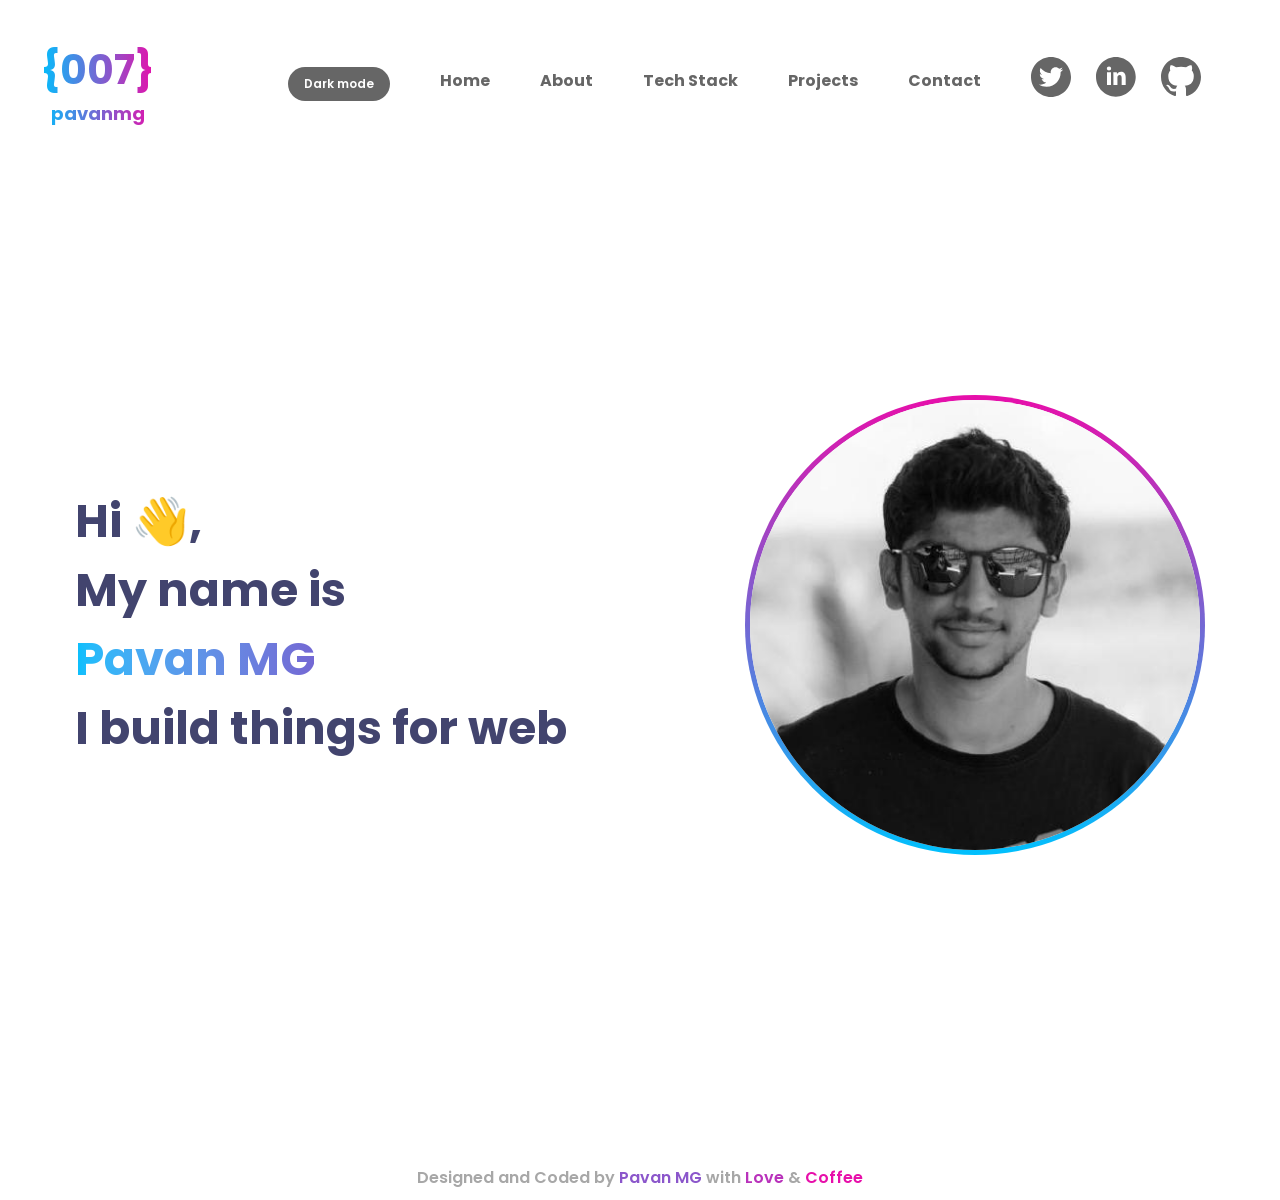
<file: index.html>
<!DOCTYPE html>
<html lang="sv">
<head>
    <meta charset="UTF-8">
    <meta name="viewport" content="width=device-width, initial-scale=1.0">
    <title>u01</title>
    <link rel="stylesheet" href="./css/base.css">
    <link rel="stylesheet" href="./css/index.css">
</head>
<body>
    <header>
        <a class="main-logo" href="./index.html">
            <p class="main-logo-007">{007}</p>
            <p class="main-logo-name">pavanmg</p>
        </a>
        <button class="theme-toggle">Dark mode</button>
        <details class="mobile-menu">
            <summary>
                <img src="./assets/more.png" alt="Menu">
            </summary>

            <nav>
                <ul class="page-links">
                    <li><a href="./index.html">Home</a></li>
                    <li><a href="./about.html">About</a></li>
                    <li><a href="./tech.html">Tech Stack</a></li>
                    <li><a href="./projects.html">Projects</a></li>
                    <li><a href="./contact.html">Contact</a></li>
                </ul>

                <ul class="logo-links">
                    <li><a href="#"><img src="./assets/Vector-6.svg" alt="twitter logo"></a></li>
                    <li><a href="#"><img src="./assets/Vector-7.svg" alt="linkedin logo"></a></li>
                    <li><a href="#"><img src="./assets/Vector-8.svg" alt="github logo"></a></li>
                </ul>
            </nav>
        </details>
    </header>

    <nav class="desktop-nav">
        <ul class="page-links">
            <li><a href="./index.html">Home</a></li>
            <li><a href="./about.html">About</a></li>
            <li><a href="./tech.html">Tech Stack</a></li>
            <li><a href="./projects.html">Projects</a></li>
            <li><a href="./contact.html">Contact</a></li>
        </ul>
        <ul class="logo-links">
            <li><a href="#"><img src="./assets/Vector-6.svg" alt="twitter logo"></a></li>
            <li><a href="#"><img src="./assets/Vector-7.svg" alt="linkedin logo"></a></li>
            <li><a href="#"><img src="./assets/Vector-8.svg" alt="github logo"></a></li>
        </ul>
    </nav>
    
    <main>
        <h1 class="index-h1">Hi 👋, <br>
            My name is <br>
            <strong>Pavan MG</strong> <br>
            I build things for web</h1>

        <img src="./assets/3e249d4a68ef7bac9b2e7b78919f0e2b2b6995bc.jpg" alt="person">
    </main>

    <footer>
        <p>
            Designed and Coded by 
            <span class="name-footer">Pavan MG</span> with
            <span class="love">Love</span> &amp;
            <span class="coffee">Coffee</span>
        </p>
    </footer>
    <script src="./js/theme.js"></script>
</body>
</html>
</file>
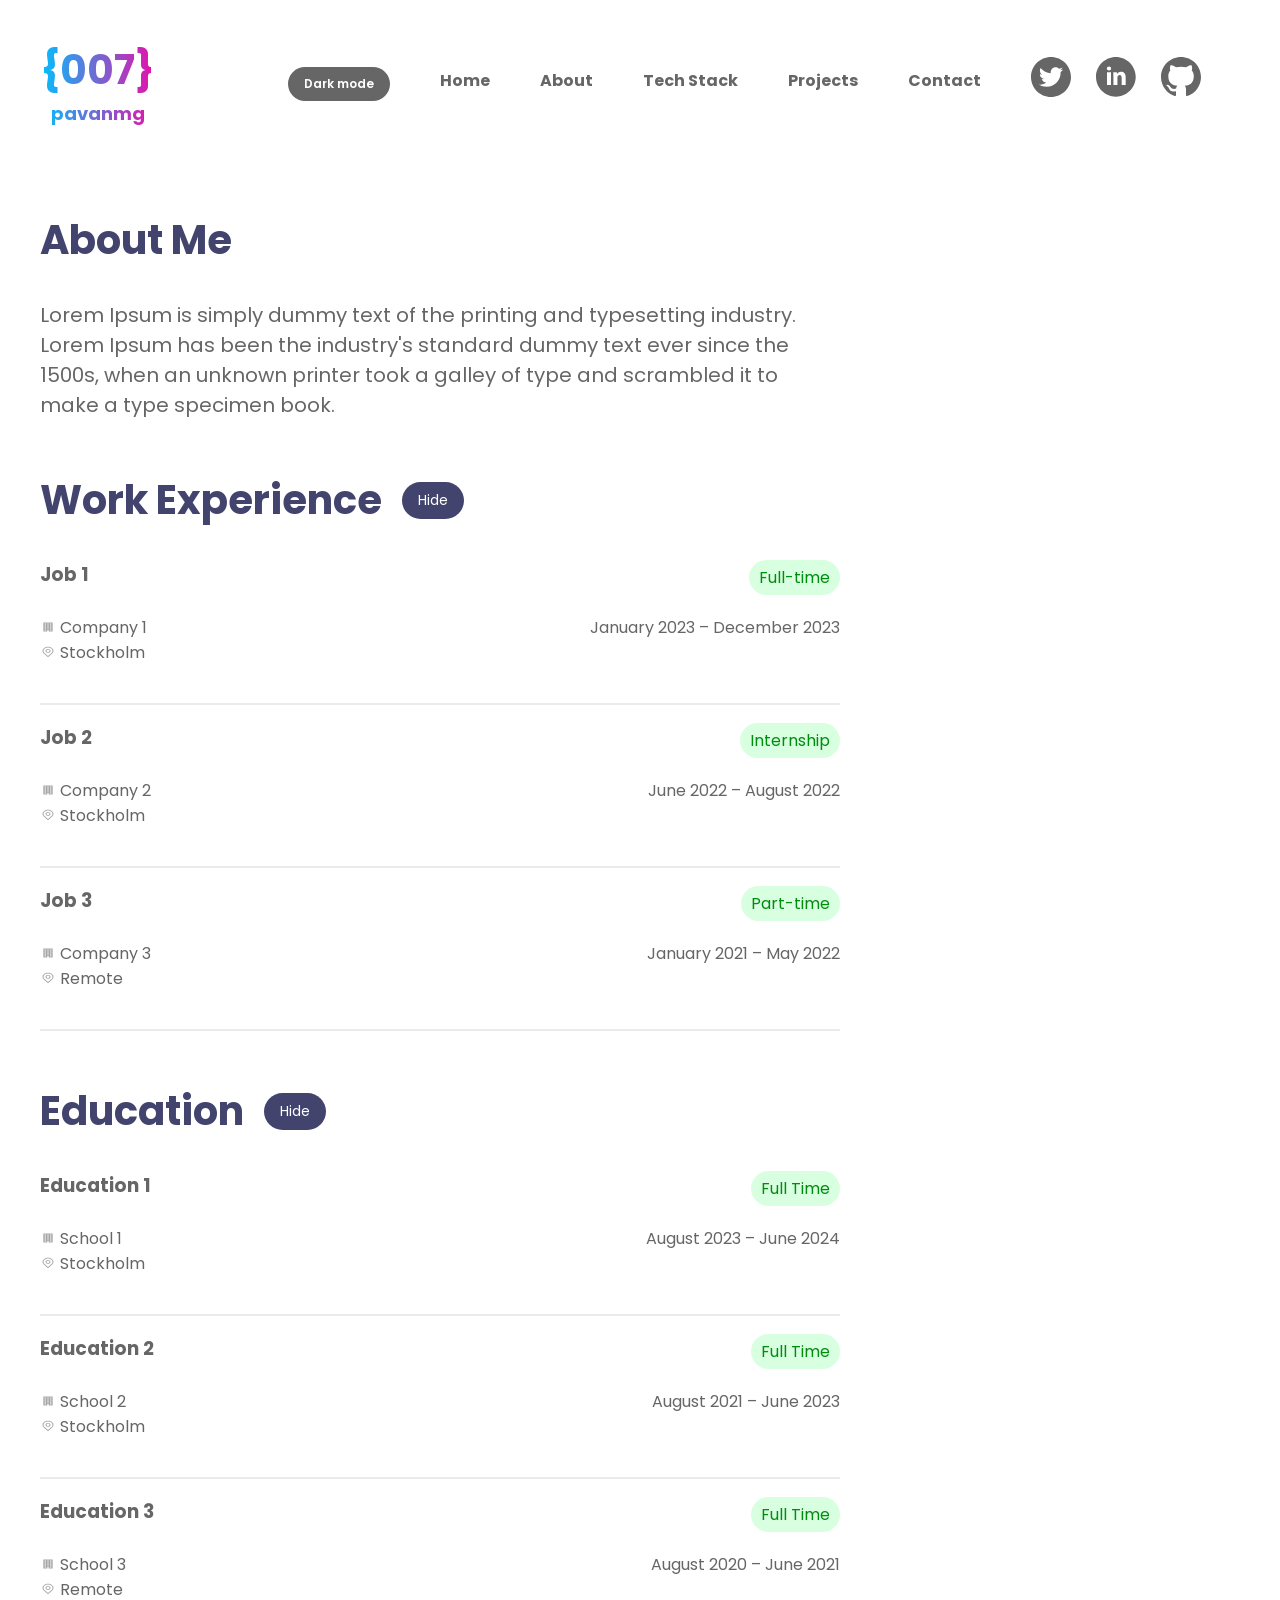
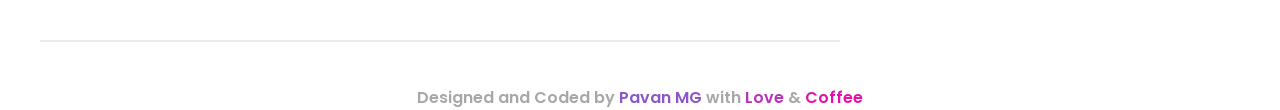
<file: about.html>
<!DOCTYPE html>
<html lang="sv">
<head>
    <meta charset="UTF-8">
    <meta name="viewport" content="width=device-width, initial-scale=1.0">
    <title>u01</title>
    <link rel="stylesheet" href="./css/base.css">
    <link rel="stylesheet" href="./css/about.css">
    <script defer src="./js/about.js"></script>
</head>
<body>
    <header>
        <a class="main-logo" href="./index.html">
            <p class="main-logo-007">{007}</p>
            <p class="main-logo-name">pavanmg</p>
        </a>
        <button class="theme-toggle">Dark mode</button>
        <details class="mobile-menu">
            <summary>
                <img src="./assets/more.png" alt="Menu">
            </summary>

            <nav>
                <ul class="page-links">
                    <li><a href="./index.html">Home</a></li>
                    <li><a href="./about.html">About</a></li>
                    <li><a href="./tech.html">Tech Stack</a></li>
                    <li><a href="./projects.html">Projects</a></li>
                    <li><a href="./contact.html">Contact</a></li>
                </ul>

                <ul class="logo-links">
                    <li><a href="#"><img src="./assets/Vector-6.svg" alt="twitter logo"></a></li>
                    <li><a href="#"><img src="./assets/Vector-7.svg" alt="linkedin logo"></a></li>
                    <li><a href="#"><img src="./assets/Vector-8.svg" alt="github logo"></a></li>
                </ul>
            </nav>
        </details>
    </header>

    <nav class="desktop-nav">
        <ul class="page-links">
            <li><a href="./index.html">Home</a></li>
            <li><a href="./about.html">About</a></li>
            <li><a href="./tech.html">Tech Stack</a></li>
            <li><a href="./projects.html">Projects</a></li>
            <li><a href="./contact.html">Contact</a></li>
        </ul>
        <ul class="logo-links">
            <li><a href="#"><img src="./assets/Vector-6.svg" alt="twitter logo"></a></li>
            <li><a href="#"><img src="./assets/Vector-7.svg" alt="linkedin logo"></a></li>
            <li><a href="#"><img src="./assets/Vector-8.svg" alt="github logo"></a></li>
        </ul>
    </nav>

    <main>
        <section class="introduction">
            <h1>About Me</h1>

            <p>
                Lorem Ipsum is simply dummy text of the printing and
                typesetting industry. Lorem Ipsum has been the industry's
                standard dummy text ever since the 1500s, when an unknown
                printer took a galley of type and scrambled it to make a type
                specimen book.
            </p>
        </section>
        
        <section class="work-experience">
            <div class="section-header">
                <h2>Work Experience</h2>
                <button class="toggle-btn">Hide</button>
            </div> 
            <article class="experience-item">
                <div class="experience-header">
                    <h3>Frontend Web Developer</h3>

                    <p class="experience-type">Full Time</p>
                </div>

                <div class="details">
                    <div class="company">
                        <span><img src="./assets/mdi_office-building.svg" alt="building icon"> Company Name here</span>
                        <p>Sep 2021 – Dec 2021</p>
                    </div>

                    <div class="location">
                        <span><img src="./assets/carbon_location.svg" alt="location icon"> Bengaluru</span>
                    </div>
                </div>
            </article>

            <article class="experience-item">
                <div class="experience-header">
                    <h3>Internship</h3>

                    <p class="experience-type">Internship</p>
                </div>

                <div class="details">
                    <div class="company">
                        <span><img src="./assets/mdi_office-building.svg" alt="building icon"> Company Name here</span>
                        <p>Sep 2021 – Dec 2021</p>
                    </div>

                    <div class="location">
                        <span><img src="./assets/carbon_location.svg" alt="location icon"> Bengaluru</span>
                    </div>
                </div>
            </article>

            <article class="experience-item">
                <div class="experience-header">
                    <h3>Internship</h3>

                    <p class="experience-type">Internship</p>
                </div>

                <div class="details">

                    <div class="company">
                        <span><img src="./assets/mdi_office-building.svg" alt="building icon"> Company Name here</span>
                        <p>Sep 2021 – Dec 2021</p>
                    </div>

                    <div class="location">
                        <span><img src="./assets/carbon_location.svg" alt="location icon"> Bengaluru</span>
                    </div>
                </div>
            </article>
        </section>

        <section class="education">
            <div class="section-header">
                <h2>Education</h2>
                <button class="toggle-btn">Hide</button>
            </div>
            <article class="education-item">
                <div class="education-header">
                    <h3>Frontend Development</h3>

                    <p class="experience-type">Full Time</p>
                </div>

                <div class="details">
                    <div class="institution">
                        <span><img src="./assets/mdi_office-building.svg" alt="building icon"> Udemy, YouTube, Google, Medium</span>
                        <p>Jan 2022 – Present</p>
                    </div>

                    <div class="location">
                        <span><img src="./assets/carbon_location.svg" alt="location icon"> Online</span>
                    </div>
                </div>
            </article>

            <article class="education-item">

                <div class="education-header">
                    <h3>Bachelor in Electronics &amp; Communication</h3>

                    <p class="experience-type">Full Time</p>
                </div>

                <div class="details">

                    <div class="institution">
                        <span><img src="./assets/mdi_office-building.svg" alt="building icon"> Your College Name here</span>
                        <p>Aug 2020 – Present</p>
                    </div>

                    <div class="location">
                        <span><img src="./assets/carbon_location.svg" alt="location icon"> Bengaluru</span>
                    </div>
                </div>
            </article>

            <article class="education-item">

                <div class="education-header">
                    <h3>Bachelor in Electronics &amp; Communication</h3>

                    <p class="experience-type">Full Time</p>
                </div>

                <div class="details">

                    <div class="institution">
                        <span><img src="./assets/mdi_office-building.svg" alt="building icon"> Your College Name here</span>
                        <p>Aug 2020 – Present</p>
                    </div>

                    <div class="location">
                        <span><img src="./assets/carbon_location.svg" alt="location icon"> Bengaluru</span>
                    </div>
                </div>
            </article>
        </section>
    </main>

    <footer>
        <p>
            Designed and Coded by 
            <span class="name-footer">Pavan MG</span> with
            <span class="love">Love</span> &amp;
            <span class="coffee">Coffee</span>
        </p>
    </footer>
    <script src="./js/theme.js"></script>
</body>
</html>
</file>
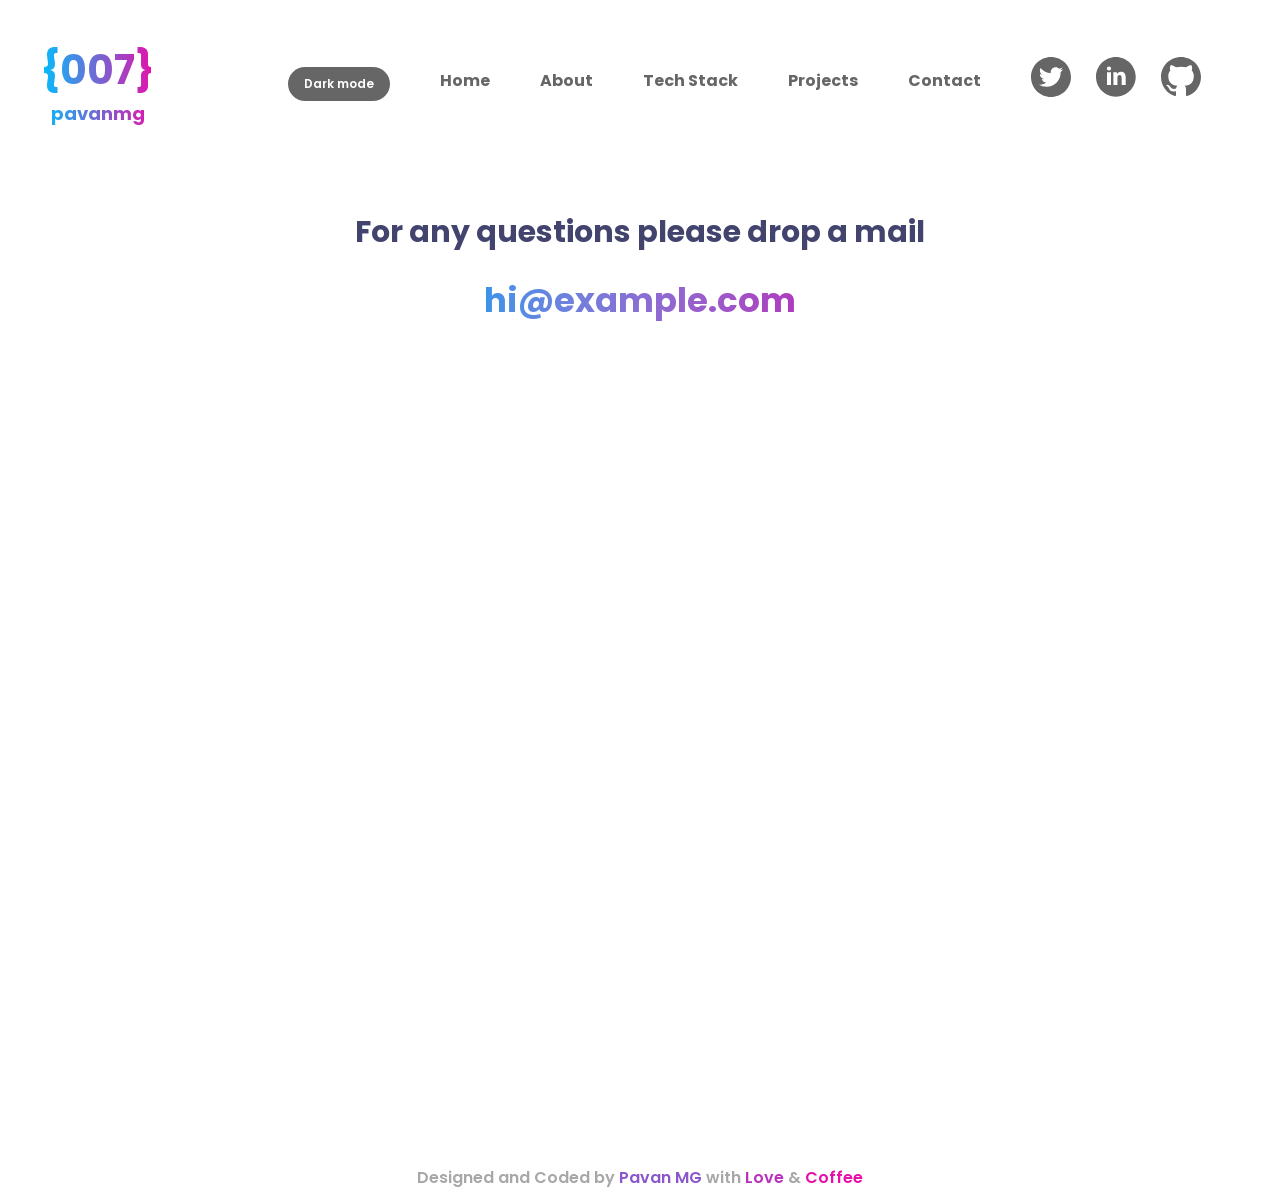
<file: contact.html>
<!DOCTYPE html>
<html lang="sv">
<head>
    <meta charset="UTF-8">
    <meta name="viewport" content="width=device-width, initial-scale=1.0">
    <title>u01</title>
    <link rel="stylesheet" href="./css/base.css">
    <link rel="stylesheet" href="./css/contact.css">
</head>
<body>
    <header>
        <a class="main-logo" href="./index.html">
            <p class="main-logo-007">{007}</p>
            <p class="main-logo-name">pavanmg</p>
        </a>
        <button class="theme-toggle">Dark mode</button>
        <details class="mobile-menu">
            <summary>
                <img src="./assets/more.png" alt="Menu">
            </summary>

            <nav>
                <ul class="page-links">
                    <li><a href="./index.html">Home</a></li>
                    <li><a href="./about.html">About</a></li>
                    <li><a href="./tech.html">Tech Stack</a></li>
                    <li><a href="./projects.html">Projects</a></li>
                    <li><a href="./contact.html">Contact</a></li>
                </ul>

                <ul class="logo-links">
                    <li><a href="#"><img src="./assets/Vector-6.svg" alt="twitter logo"></a></li>
                    <li><a href="#"><img src="./assets/Vector-7.svg" alt="linkedin logo"></a></li>
                    <li><a href="#"><img src="./assets/Vector-8.svg" alt="github logo"></a></li>
                </ul>
            </nav>
        </details>
    </header>

    <nav class="desktop-nav">
        <ul class="page-links">
            <li><a href="./index.html">Home</a></li>
            <li><a href="./about.html">About</a></li>
            <li><a href="./tech.html">Tech Stack</a></li>
            <li><a href="./projects.html">Projects</a></li>
            <li><a href="./contact.html">Contact</a></li>
        </ul>
        <ul class="logo-links">
            <li><a href="#"><img src="./assets/Vector-6.svg" alt="twitter logo"></a></li>
            <li><a href="#"><img src="./assets/Vector-7.svg" alt="linkedin logo"></a></li>
            <li><a href="#"><img src="./assets/Vector-8.svg" alt="github logo"></a></li>
        </ul>
    </nav>

    <main>
        <section>
            <h1>For any questions please drop a mail</h1>

            <div class="contacts">
                <p>hi@example.com</p>
                <span>or</span>
                <p class="phone-number">+91 12345 67890</p>
            </div>
        </section>
    </main>

    <footer>
        <p>
            Designed and Coded by 
            <span class="name-footer">Pavan MG</span> with
            <span class="love">Love</span> &amp;
            <span class="coffee">Coffee</span>
        </p>
    </footer>
    <script src="./js/theme.js"></script>
</body>
</html>
</file>
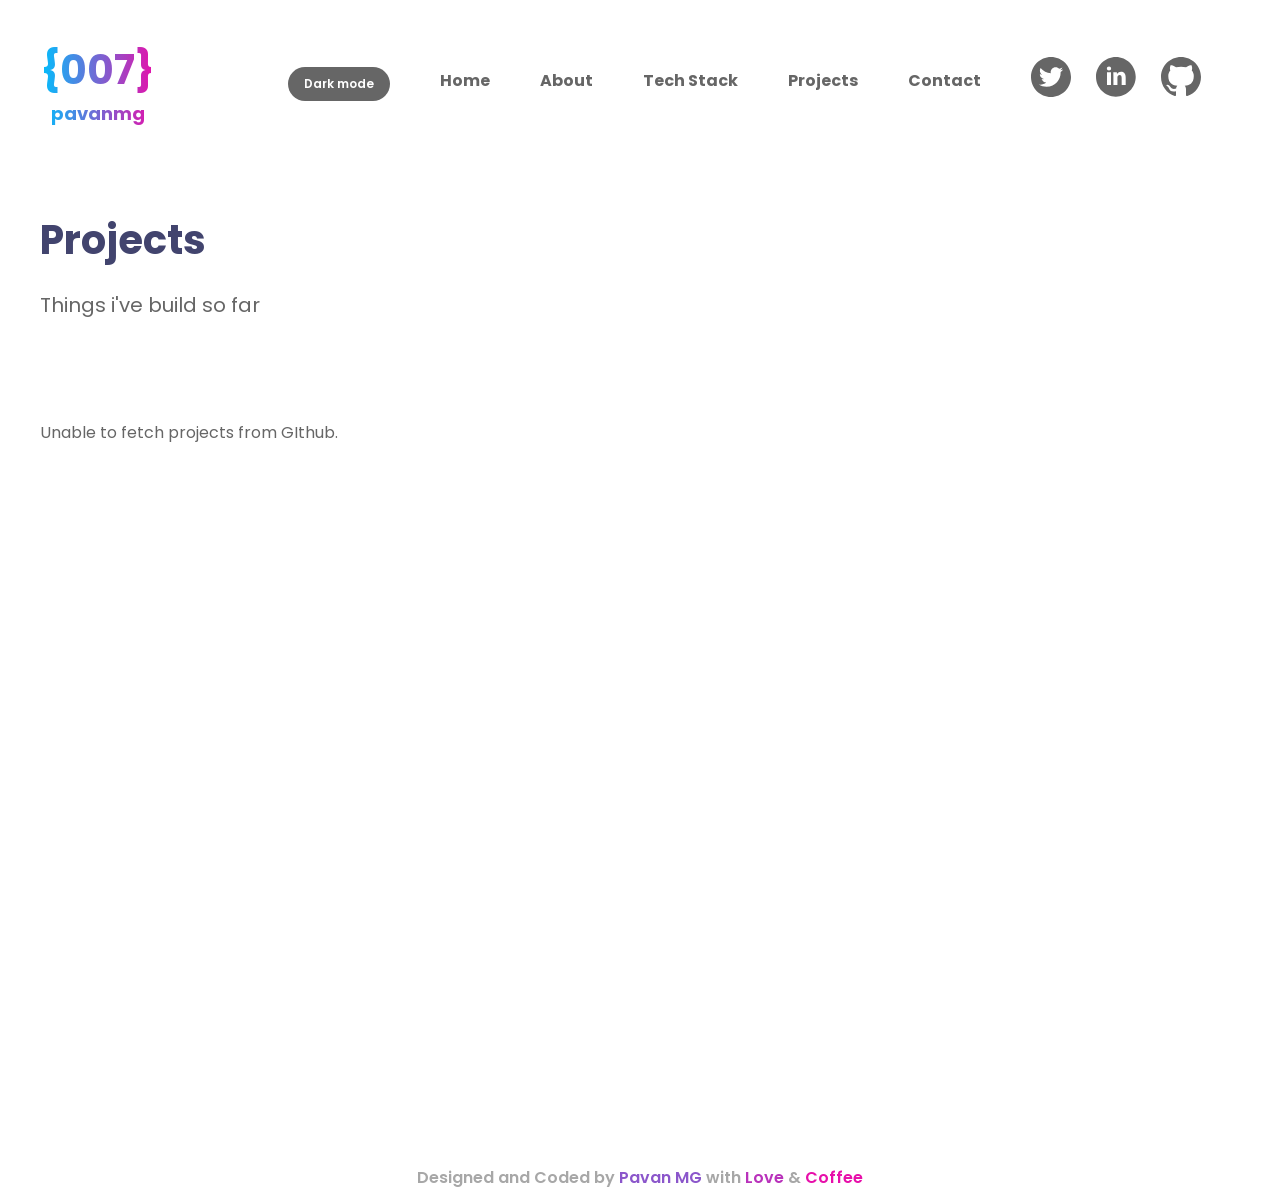
<file: projects.html>
<!doctype html>
<html lang="sv">
  <head>
    <meta charset="UTF-8">
    <meta name="viewport" content="width=device-width, initial-scale=1.0">
    <title>u01</title>
    <link rel="stylesheet" href="./css/base.css">
    <link rel="stylesheet" href="./css/projects.css">
    <script defer src="./js/projects.js"></script>
  </head>
  <body>
    <header>
        <a class="main-logo" href="./index.html">
            <p class="main-logo-007">{007}</p>
            <p class="main-logo-name">pavanmg</p>
        </a>
        <button class="theme-toggle">Dark mode</button>
        <details class="mobile-menu">
            <summary>
                <img src="./assets/more.png" alt="Menu">
            </summary>

            <nav>
                <ul class="page-links">
                    <li><a href="./index.html">Home</a></li>
                    <li><a href="./about.html">About</a></li>
                    <li><a href="./tech.html">Tech Stack</a></li>
                    <li><a href="./projects.html">Projects</a></li>
                    <li><a href="./contact.html">Contact</a></li>
                </ul>

                <ul class="logo-links">
                    <li><a href="#"><img src="./assets/Vector-6.svg" alt="twitter logo"></a></li>
                    <li><a href="#"><img src="./assets/Vector-7.svg" alt="linkedin logo"></a></li>
                    <li><a href="#"><img src="./assets/Vector-8.svg" alt="github logo"></a></li>
                </ul>
            </nav>
        </details>
    </header>

    <nav class="desktop-nav">
        <ul class="page-links">
            <li><a href="./index.html">Home</a></li>
            <li><a href="./about.html">About</a></li>
            <li><a href="./tech.html">Tech Stack</a></li>
            <li><a href="./projects.html">Projects</a></li>
            <li><a href="./contact.html">Contact</a></li>
        </ul>
        <ul class="logo-links">
            <li><a href="#"><img src="./assets/Vector-6.svg" alt="twitter logo"></a></li>
            <li><a href="#"><img src="./assets/Vector-7.svg" alt="linkedin logo"></a></li>
            <li><a href="#"><img src="./assets/Vector-8.svg" alt="github logo"></a></li>
        </ul>
    </nav>
    <main>
      <h1>Projects</h1>
      <p class="title-text">Things i've build so far</p>
      
      <div class="project-list">
        <article class="project-card">
          <img class="project-img" src="./assets/Rectangle-4.png" alt="">
          <div class="project-content">
            <h2>Project Title 1</h2>

            <p>This is sample description random things are here in description This is sample project lorem ipsum generator for dummy content</p>

            <p><strong>Tech Stack : </strong>HTML/CSS, JavaScript</p>

            <div class="project-links">
              <a href="#"><span aria-hidden="true"><img src="./assets/akar-icons_link-chain.svg" alt=""></span>Live Preview</a>
              <a href="#"><span aria-hidden="true"><img src="./assets/akar-icons_github-fill.svg" alt=""></span>View Code</a>
            </div>
          </div>
        </article>
        
        <article class="project-card">
          <img class="project-img" src="./assets/Rectangle-6.png" alt="">
          <div class="project-content">
            <h2>Project Title 1</h2>

            <p>This is sample description random things are here in description This is sample project lorem ipsum generator for dummy content</p>

            <p><strong>Tech Stack : </strong>HTML/CSS, JavaScript</p>

            <div class="project-links">
              <a href="#"><span aria-hidden="true"><img src="./assets/akar-icons_link-chain.svg" alt=""></span>Live Preview</a>
              <a href="#"><span aria-hidden="true"><img src="./assets/akar-icons_github-fill.svg" alt=""></span>View Code</a>
            </div>
          </div>
        </article>

        <article class="project-card">
          <img class="project-img" src="./assets/Rectangle-8.png" alt="">
          <div class="project-content">
            <h2>Project Title 1</h2>

            <p>This is sample description random things are here in description This is sample project lorem ipsum generator for dummy content</p>

            <p><strong>Tech Stack : </strong>HTML/CSS, JavaScript</p>

            <div class="project-links">
              <a href="#"><span aria-hidden="true"><img src="./assets/akar-icons_link-chain.svg" alt=""></span>Live Preview</a>
              <a href="#"><span aria-hidden="true"><img src="./assets/akar-icons_github-fill.svg" alt=""></span>View Code</a>
            </div>
          </div>
        </article>
        <article class="project-card">
          <img class="project-img" src="./assets/Rectangle-12.png" alt="">
          <div class="project-content">
            <h2>Project Title 1</h2>

            <p>This is sample description random things are here in description This is sample project lorem ipsum generator for dummy content</p>

            <p><strong>Tech Stack : </strong>HTML/CSS, JavaScript</p>

            <div class="project-links">
              <a href="#"><span aria-hidden="true"><img src="./assets/akar-icons_link-chain.svg" alt=""></span>Live Preview</a>
              <a href="#"><span aria-hidden="true"><img src="./assets/akar-icons_github-fill.svg" alt=""></span>View Code</a>
            </div>
          </div>
        </article>
        <article class="project-card">
          <img class="project-img" src="./assets/Rectangle-13.png" alt="">
          <div class="project-content">
            <h2>Project Title 1</h2>

            <p>This is sample description random things are here in description This is sample project lorem ipsum generator for dummy content</p>

            <p><strong>Tech Stack : </strong>HTML/CSS, JavaScript</p>

            <div class="project-links">
              <a href="#"><span aria-hidden="true"><img src="./assets/akar-icons_link-chain.svg" alt=""></span>Live Preview</a>
              <a href="#"><span aria-hidden="true"><img src="./assets/akar-icons_github-fill.svg" alt=""></span>View Code</a>
            </div>
          </div>
        </article>
        <article class="project-card">
          <img class="project-img" src="./assets/Rectangle-14.png" alt="">
          <div class="project-content">
            <h2>Project Title 1</h2>

            <p>This is sample description random things are here in description This is sample project lorem ipsum generator for dummy content</p>

            <p><strong>Tech Stack : </strong>HTML/CSS, JavaScript</p>

            <div class="project-links">
              <a href="#"><span aria-hidden="true"><img src="./assets/akar-icons_link-chain.svg" alt=""></span>Live Preview</a>
              <a href="#"><span aria-hidden="true"><img src="./assets/akar-icons_github-fill.svg" alt=""></span>View Code</a>
            </div>
          </div>
        </article>
    </div>
    </main>

    <footer>
        <p>
            Designed and Coded by 
            <span class="name-footer">Pavan MG</span> with
            <span class="love">Love</span> &amp;
            <span class="coffee">Coffee</span>
        </p>
    </footer>
    <script src="./js/theme.js"></script>
  </body>
</html>
</file>
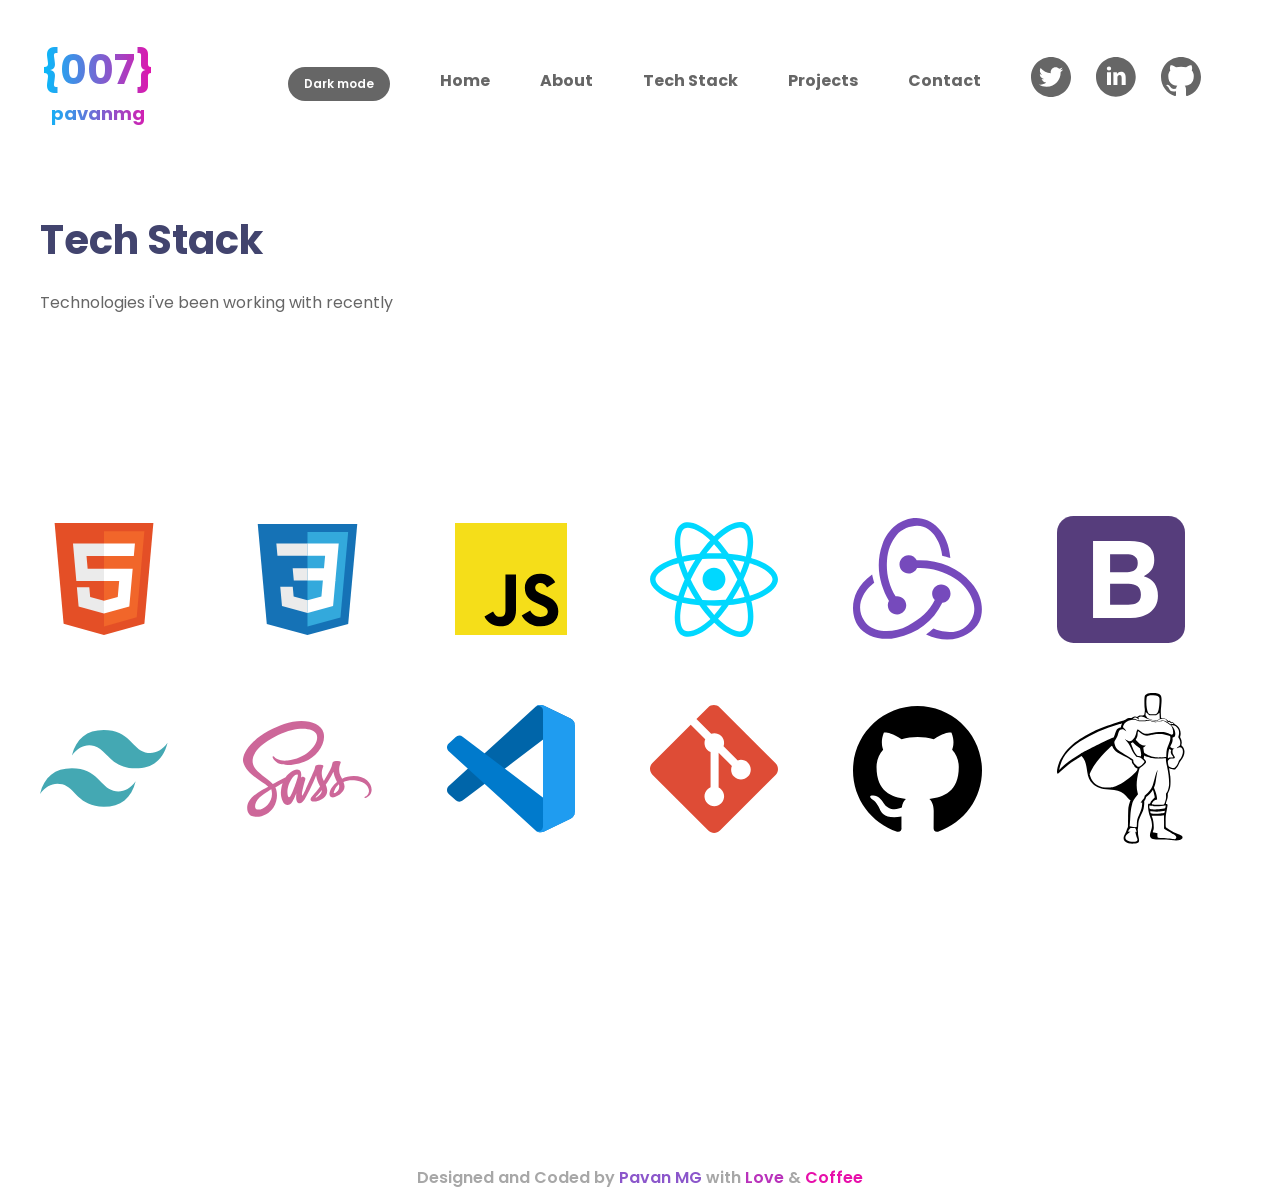
<file: tech.html>
<!DOCTYPE html>
<html lang="sv">
<head>
    <meta charset="UTF-8">
    <meta name="viewport" content="width=device-width, initial-scale=1.0">
    <title>u01</title>
    <link rel="stylesheet" href="./css/base.css">
    <link rel="stylesheet" href="./css/tech.css">
</head>
<body>
    <header>
        <a class="main-logo" href="./index.html">
            <p class="main-logo-007">{007}</p>
            <p class="main-logo-name">pavanmg</p>
        </a>
        <button class="theme-toggle">Dark mode</button>
        <details class="mobile-menu">
            <summary>
                <img src="./assets/more.png" alt="Menu">
            </summary>

            <nav>
                <ul class="page-links">
                    <li><a href="./index.html">Home</a></li>
                    <li><a href="./about.html">About</a></li>
                    <li><a href="./tech.html">Tech Stack</a></li>
                    <li><a href="./projects.html">Projects</a></li>
                    <li><a href="./contact.html">Contact</a></li>
                </ul>

                <ul class="logo-links">
                    <li><a href="#"><img src="./assets/Vector-6.svg" alt="twitter logo"></a></li>
                    <li><a href="#"><img src="./assets/Vector-7.svg" alt="linkedin logo"></a></li>
                    <li><a href="#"><img src="./assets/Vector-8.svg" alt="github logo"></a></li>
                </ul>
            </nav>
        </details>
    </header>

    <nav class="desktop-nav">
        <ul class="page-links">
            <li><a href="./index.html">Home</a></li>
            <li><a href="./about.html">About</a></li>
            <li><a href="./tech.html">Tech Stack</a></li>
            <li><a href="./projects.html">Projects</a></li>
            <li><a href="./contact.html">Contact</a></li>
        </ul>
        <ul class="logo-links">
            <li><a href="#"><img src="./assets/Vector-6.svg" alt="twitter logo"></a></li>
            <li><a href="#"><img src="./assets/Vector-7.svg" alt="linkedin logo"></a></li>
            <li><a href="#"><img src="./assets/Vector-8.svg" alt="github logo"></a></li>
        </ul>
    </nav>

    <main>
        <section class="tech">
            <h1>Tech Stack</h1>
            <p>Technologies i've been working with recently</p>
            
            <div class="tech-logos">
                <img src="./assets/vscode-icons_file-type-html.svg" alt="html logo">
                <img src="./assets/vscode-icons_file-type-css.svg" alt="css logo">
                <img src="./assets/vscode-icons_file-type-js-official.svg" alt="javascript logo">
                <img src="./assets/Group-12.svg" alt="react logo">
                <img src="./assets/Vector.svg" alt="redux logo">
                <img src="./assets/logos_bootstrap.svg" alt="bootstrap logo">
                <img src="./assets/Vector-1.svg" alt="tailwind logo">
                <img src="./assets/Vector-2.svg" alt="sass logo">
                <img class="extra-logo" src="./assets/Group-14.svg" alt="vs-code logo">
                <img class="extra-logo" src="./assets/Vector-3.svg" alt="git logo">
                <img class="extra-logo light-mode-img" src="./assets/Vector-5.svg" alt="black github logo">
                <img class="dark-mode-extra-img" src="./assets/akar-icons_github-fill-1.svg" alt="white github logo">
                <img class="extra-logo light-mode-img" src="./assets/Vector-4.svg" alt="black greensock logo">
                <img class="dark-mode-extra-img" src="./assets/cib_greensock.svg" alt="white greensock logo">
            </div>
        </section>

        <section class="tools">
            <h2>Tools</h2>
            <div class="tech-logos">
                <img src="./assets/Group-14.svg" alt="vs-code logo">
                <img src="./assets/Vector-3.svg" alt="git logo">
                <img class="light-mode-img" src="./assets/Vector-5.svg" alt="black github logo">
                <img class="dark-mode-img" src="./assets/akar-icons_github-fill-1.svg" alt="white github logo">
                <img class="light-mode-img" src="./assets/Vector-4.svg" alt="black greensock logo">
                <img class="dark-mode-img" src="./assets/cib_greensock.svg" alt="white greensock logo">
            </div>
        </section>
    </main>

    <footer>
        <p>
            Designed and Coded by 
            <span class="name-footer">Pavan MG</span> with
            <span class="love">Love</span> &amp;
            <span class="coffee">Coffee</span>
        </p>
    </footer>
    <script src="./js/theme.js"></script>
</body>
</html>
</file>
<file: css/base.css>
@import url('https://fonts.googleapis.com/css2?family=Poppins:ital,wght@0,100;0,200;0,300;0,400;0,500;0,600;0,700;0,800;0,900;1,100;1,200;1,300;1,400;1,500;1,600;1,700;1,800;1,900&display=swap');

:root {
    --gradient-color-1: #E70FAA;
    --gradient-color-2: #00C0FD;
    --light-Content: #a7a7a7;
    --Solid-Heading-Dark-mode: #cccccc;
    --Solid-Heading: #42446E;
}

* {
    margin: 0;
    padding: 0;
    box-sizing: border-box;
}

body {
    max-width: 600px;
    min-height: 1200px;
    display: flex;
    flex-direction: column;
    margin: auto;
    font-family: "Poppins", sans-serif;
    color: #666666;
}

h1, h2 {
    color: #000;
}

.main-logo {
    display: flex;
    flex-direction: column;
    text-decoration: none;
}

.main-logo p {
    width: 100%;
    background: linear-gradient(270deg, var(--gradient-color-1), var(--gradient-color-2));
    -webkit-text-fill-color: transparent;
    background-clip: text;
    font-weight: bold;
    text-align: center;
}

.main-logo-007 {
    font-size: 40px;
}

.main-logo-name {
    font-size: large;
}

header {
    width: 100%;
    display: flex;
    flex-wrap: wrap;
    justify-content: space-between;
    align-items: center;
    position: relative;
    margin-top: 40px;
}

.mobile-menu {
    width: 100%;
}

.mobile-menu summary {
    position: absolute;
    top: 30px;
    right: 0;
    cursor: pointer;
    list-style: none;
}

.mobile-menu summary img {
    display: block;
    width: 32px;
    height: 32px;
}

.mobile-menu nav {
    display: none;
    flex-direction: column;
    align-items: center;
    width: 100%;
    height: auto;
}

.mobile-menu[open] nav {
    display: flex;
}

nav {
    display: flex;
    flex-direction: column;
    align-items: center;
    height: 80px;
}
.page-links {
    display: flex;
    flex-direction: column;
    align-items: center;
    list-style: none;
}

nav a {
    text-decoration: none;
    color: #000;
}

.page-links a {
    font-size: 20px;
    font-weight: bolder;
    margin-top: 5px;
    margin-bottom: 5px;
}

.logo-links {
    display: flex;
    justify-content: center;
    align-items: center;
    list-style: none;
    gap: 100px;
}

.logo-links a img {
    width: 40px;
    height: 40;
}

main {
    flex: 1;
    margin-top: 50px;
}

footer {
    margin-top: 25px;
    text-align: center;
    font-weight: 600;
    margin-bottom: auto;
}

.love, .coffee {
    background: linear-gradient(270deg, var(--gradient-color-1), color-mix(in srgb, var(--gradient-color-1) 50%, var(--gradient-color-2) 50%), var(--gradient-color-2));
    -webkit-text-fill-color: transparent;
    background-clip: text;
}

.theme-toggle {
    background-color: #666666;
    color: white;
    border: none;
    border-radius: 20px;
    padding: 8px 16px;
    font-family: "Poppins", sans-serif;
    font-size: 12px;
    font-weight: 600;
    cursor: pointer;
    margin-right: 50px;
}

:root.dark-mode .theme-toggle {
    background-color: var(--light-Content);
    color: #000;
}

@media (min-width: 1200px) {
    body {
        min-width: 1200px;
        height: 1000px;
        display: grid;
        grid-template-areas:
        "head nav nav"
        "main main main"
        "foot foot foot";
        grid-template-columns: 1fr 1fr 1fr;
        grid-template-rows: 60px 1fr 60px;
    }

    .mobile-menu {
        display: none;
    }

    header {
        grid-area: head;
        height: 60px;
    }

    header img  {
        display: none;
        justify-content: space-evenly;
    }

    nav {
        margin-top: 40px;
        flex-direction: row;
        grid-area: nav;
    }

    .page-links {
        flex-direction: row;
    }

    .page-links a {
        margin-right: 50px;
        font-size: 16px;
        color: #666666;
    }

    .logo-links {
        gap: 25px;
    }

    main {
        grid-area: main;
    }
    
    h1 {
        color: var(--Solid-Heading);
    }

    h1 {
        margin-top: 100px;
        font-size: 40px;
        color: var(--Solid-Heading);
    }

    footer {
        grid-area: foot;
        color: var(--light-Content);
    }

    .name-footer {
        color: color-mix(in srgb, var(--gradient-color-1) 60%, var(--gradient-color-2));
    }

    .love {
        color: color-mix(in srgb, var(--gradient-color-1) 80%, var(--gradient-color-2));
        background: none;
        -webkit-text-fill-color: currentcolor;
    }

    .coffee {
        color: var(--gradient-color-1);
        background: none;
        -webkit-text-fill-color: currentcolor;
    }
}

@media (max-width: 1200px) {
    .desktop-nav {
        display: none;
    }
}

:root.dark-mode {
    color-scheme: dark;
}

:root.dark-mode h1 {
    color: var(--Solid-Heading-Dark-mode);
}

:root.dark-mode h2 {
    color: var(--Solid-Heading-Dark-mode);
}

:root.dark-mode h3 {
    color: var(--light-Content);
}

:root.dark-mode p {
    color: var(--Solid-Heading-Dark-mode);
}

:root.dark-mode .page-links a {
    color: var(--light-Content);
}

:root.dark-mode .project-card {
    background-color: #363636;
}

:root.dark-mode .project-links a {
    color: #fff;
}
</file>
<file: css/index.css>
body {
    max-width: 600px;
    margin: auto;
}

main h1 {
    width: 50%;
    margin: 50px 0px;
}

h1 strong {
    background: linear-gradient(270deg, color-mix(in srgb, var(--gradient-color-1) 50%, var(--gradient-color-2) 50%), var(--gradient-color-2));
    -webkit-text-fill-color: transparent;
    background-clip: text;
}
main img {
    border: 5px solid transparent;
    border-radius: 50%;
    width: 50%;
    background:linear-gradient(white, white) padding-box, linear-gradient(180deg, var(--gradient-color-1), var(--gradient-color-2)) border-box;
}

@media (min-width: 1200px) {
    main {
        display: flex;
        flex-direction: row;
    }

    main img {
        width: 460px;
        height: 460px;
        margin: auto;
    }
    
    main h1 {
        font-size: 46px;
        margin: auto;
    }
}

@media (max-width: 1200px) {
    nav {
        margin-bottom: 100px;
    }

    .logo-links {
        margin-top: 20px;
    }

    footer {
        display: none;
    }
}
</file>
<file: css/about.css>
h2 {
    font-size: 40px;
}

.section-header {
    display: flex;
    align-items: center;
    gap: 20px;
    margin: 50px 0 30px 0;
}

.experience-header, .education-header {
    display: flex;
    flex-direction: row;
    justify-content: space-between;
}

.introduction p {
    margin-top: 30px;
    font-size: 20px;
}

.experience-item, .education-item {
    border-bottom: 2px solid #EBEAED;
    padding-bottom: 18px;
    margin-bottom: 18px;
}

.experience-type {
    background-color: #D7FFE0;
    color: #018C0F;
    padding: 5px 10px ;
    border-radius: 25px;
}

:root.dark-mode .experience-type {
    color: #018C0F;
}

.details {
    margin: 20px 0;
}

.company, .institution {
    display: flex;
    flex-direction: row;
    justify-content: space-between;
}

.toggle-btn {
    cursor: pointer;
    padding: 8px 16px;
    border: none;
    border-radius: 20px;
    background-color: var(--Solid-Heading);
    color: white;
    font-family: inherit;
    font-size: 14px;
}

:root.dark-mode .toggle-btn {
    background-color: var(--light-Content);
    color: #000;
}

:root.dark-mode .details span {
    color: var(--Solid-Heading-Dark-mode);
}


@media (min-width: 1200px) {
    body {
        grid-template-areas:
        "head nav nav"
        "main main ."
        "foot foot foot";
    }

    h2 {
        color: var(--Solid-Heading);
    }
}

@media (max-width: 1200px) {
    .toggle-btn {
        background-color: #000;
    }
}
</file>
<file: css/contact.css>
h1 {
    text-align: center;
    margin-bottom: 20px;
    font-size: 30px;
}

.contacts {
    display: flex;
    flex-direction: column;
    align-items: center;
}

.contacts p {
    background: linear-gradient(270deg, color-mix(in srgb, var(--gradient-color-1) 75%, var(--gradient-color-2) 25%), color-mix(in srgb, var(--gradient-color-1) 25%, var(--gradient-color-2) 75%));
    -webkit-text-fill-color: transparent;
    background-clip: text;
    font-size: 34px;
    font-weight: bolder;
}

@media (min-width: 1200px) {

    .contacts span {
        display: none;
    }

    .phone-number {
        display: none;
    }
}
</file>
<file: css/projects.css>
h1 {
    margin-bottom: 20px;
}

.title-text {
    display: none;
}
.project-list {
    display: flex;
    flex-direction: column;
    align-items: center;
    gap: 40px;
}

.project-card {
    border-radius: 30px 30px 30px 30px;
    box-shadow: 0 5px 15px rgba(0, 0, 0, 0.25);
}

.project-content {
    padding: 20px;
}

.project-card p {
    margin: 20px 20px 0 0;
}

.project-links {
    display: flex;
    flex-direction: row;
    justify-content: space-between;
    margin-top: 20px;
}
.project-links a {
    color: #000;
}

.project-links a img{
    margin-right: 10px;
}

.project-img {
    width: 100%;
    height: auto;
}

@media (min-width: 1200px) {

    .project-list {
        display: grid;
        grid-template-columns: 1fr 1fr 1fr;
    }

    .title-text {
        display: block;
        margin-bottom: 100px;
        font-size: 20px;
    }
}
</file>
<file: css/tech.css>
.tech p {
    margin: 20px 0;
}

.tech-logos {
    display: grid;
    grid-template-columns: 1fr 1fr 1fr 1fr;
    gap: 35px 25px;
    align-items: center;
}

.extra-logo {
    display: none;
}

.dark-mode-img {
    display: none;  
}

.dark-mode-extra-img {
    display: none;
}

.tools h2 {
    margin: 40px 0 20px  0;
    font-size: 32px;
}

@media (min-width: 1200px) {
    :root.dark-mode {
        .dark-mode-extra-img {
            display: block;
        }
    }
    
    .tech-logos {
        display: grid;
        grid-template-columns: 1fr 1fr 1fr 1fr 1fr 1fr;
        gap: 50px 20px;
        margin-top: 200px;
    }

    .tech-logos img {
        width: 70%;
    }

    .extra-logo {
        display: block;
    }

    .tools {
        display: none;
    }
}

:root.dark-mode {
    .dark-mode-img {
        display: block;
    }
}
:root.dark-mode {
    .light-mode-img {
        display: none;
    }
}
</file>
